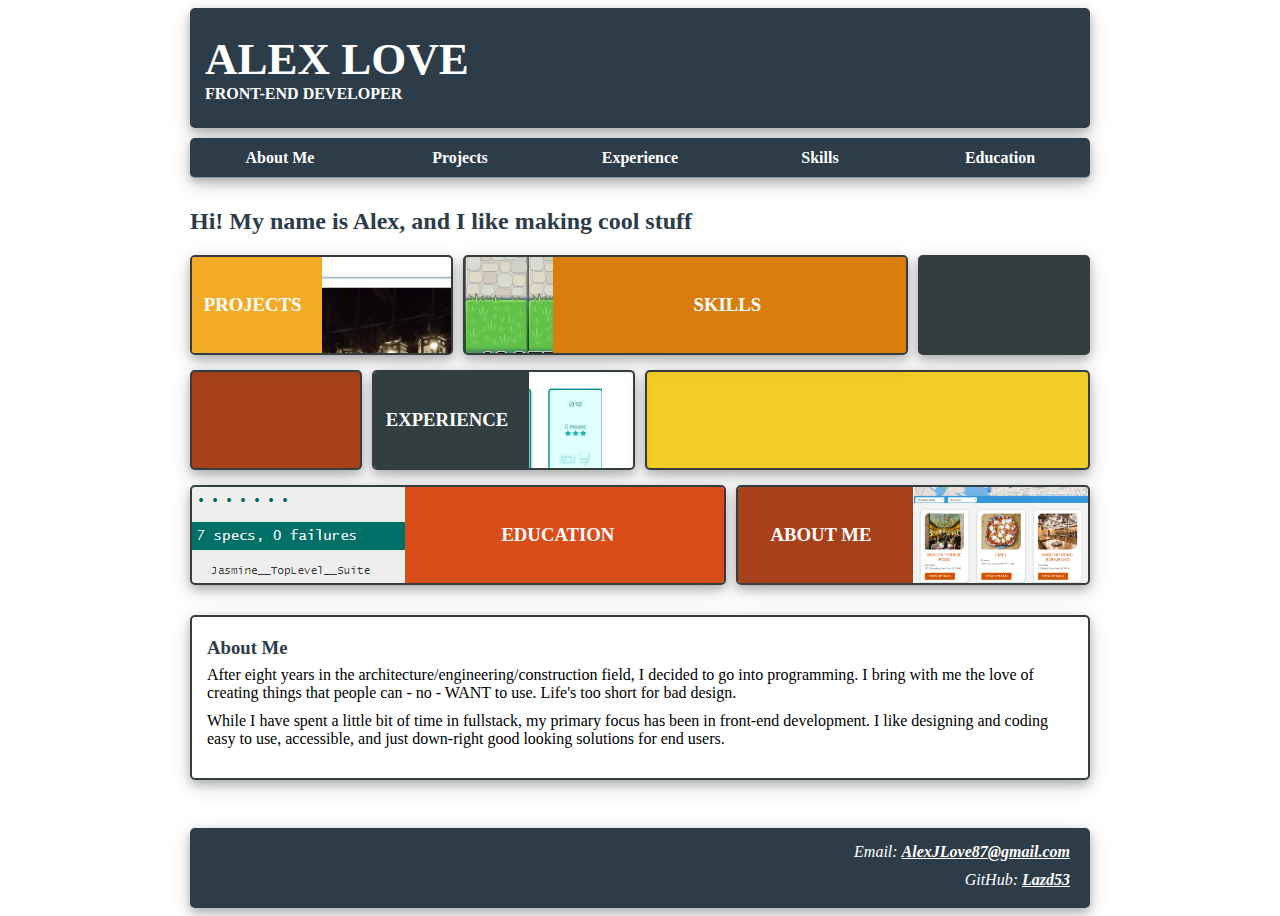
<file: index.html>
<!doctype html>
<html lang="en">
  <head>
    <meta charset="utf-8">
    <meta name="viewport" content="width=device-width, initial-scale=1">
    <title>Portfolio</title>
    <link rel="stylesheet" href="resources/main.css">
    <link href="https://fonts.googleapis.com/css?family=Montserrat:100" rel="stylesheet">
    <script src="resources/library.js">

    </script>
  </head>
  <body class="home">
    <header class="shadow">
      <!-- <div class="headerNameTitle" id="nameTitle"> -->
        <a><h1>ALEX LOVE</h1></a>
        <h4>FRONT-END DEVELOPER</h4>
      <!-- </div> -->
    </header>
    <nav class="shadow" id="navBar">
    </nav>
    <main>
      <h2>Hi! My name is Alex, and I like making cool stuff</h2>

      <section id="homeGrid">
        <a href="#" class="gridHov homeGridItem projects" id="projects" >
          <div class="field"></div>
          <h3 class="homeH3">PROJECTS</h3>
        </a>
        <a href="#" class="gridHov homeGridItem skills" id="skills">
          <div class="field"></div>
          <h3 class="homeH3">SKILLS</h3>
        </a>
        <div class="test filler1"> </div>
        <div class="test filler2"> </div>
        <a href="#" class="gridHov homeGridItem experience" id="experience">
          <div class="field"></div>
          <h3 class="homeH3">EXPERIENCE</h3>
        </a>
        <div class="test filler3"> </div>
        <a href="#" class="gridHov homeGridItem education" id="education">
          <div class="field"></div>
          <h3 class="homeH3">EDUCATION</h3>
        </a>
        <a href="#" class="gridHov homeGridItem aboutMe" id="aboutMe">
          <div class="field"></div>
          <h3 class="homeH3">ABOUT ME</h3>
        </a>
      </section>

      <section class="about-me shadow">
        <h3> About Me </h3>
        <p> After eight years in the architecture/engineering/construction field, I decided to go into programming.
          I bring with me the love of creating things that people can - no - WANT to use. Life's too short for bad design.
        </p>
        <p> While I have spent a little bit of time in fullstack, my primary focus has been in front-end development.
          I like designing and coding easy to use, accessible, and just down-right good looking solutions for end users.
        </p>


      </section>

    </main>
    <footer class="shadow">
      <address className="info">
        <p>Email: <a href="mailto:AlexJLove87@gmail.com">AlexJLove87@gmail.com</a></p>
        <p>GitHub: <a href="https://github.com/Lazd53">Lazd53</a></p>
      </address>
    </footer>

<!-- Color sidebar, will be hidden from screen below 650px width -->
    <!-- <section id=sidebar>
      <div class="color-group">
        <div class="colorBox bluebox"></div>
        <h3>#02b3e4</h3>
      </div>
      <div class="color-group">
        <div class="colorBox dgreybox"></div>
        <h3>#2d3c49</h3>
      </div>
      <div class="color-group">
        <div class="colorBox lgreybox"></div>
        <h3>#7d97ad</h3>
      </div>
    </section> -->
    <script src="resources/main.js"></script>
  </body>
</html>
</file>
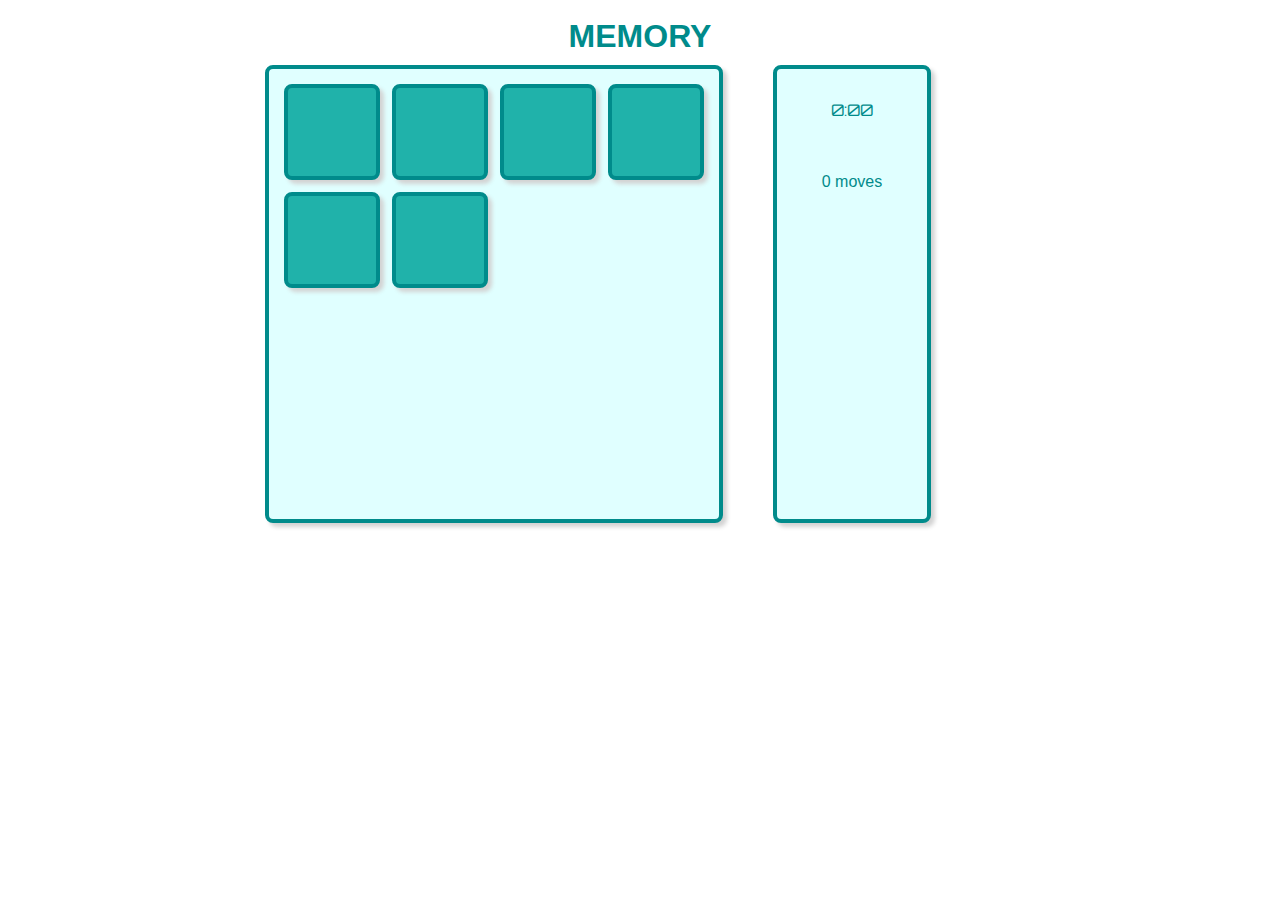
<file: projects/Memory/index.html>
<!doctype html>
<html lang="en">
  <head>
    <meta charset="utf-8"<
    <meta name="viewport" content="width=device-width, initial-scale=1">
    <title>Memory Game</title>
    <link rel="stylesheet" href="resources/main.css">
    <link rel="stylesheet" href="https://use.fontawesome.com/releases/v5.3.1/css/all.css"
      integrity="sha384-mzrmE5qonljUremFsqc01SB46JvROS7bZs3IO2EmfFsd15uHvIt+Y8vEf7N7fWAU"
      crossorigin="anonymous">
    <link href="https://fonts.googleapis.com/css?family=Orbitron" rel="stylesheet">
  </head>
  <body>
    <div class="flexColumn">
      <header>
        <h1> MEMORY </h1>
      </header>

      <div class="container">
        <div class="board" id="board">
          <div id="innerBoard" class="innerBoard">
          </div>
        </div>

        <div class="infoBar">
          <div class="innerScore">
            <div class="timeContainer">
              <p class="timerText"><span id="min">0</span>:<span id="sec">00</span></p>
            </div>

            <div class="moves">
              <div class="scoreContainer">
                <p class="noMoves"><span id="numMoves">5</span> moves</p>
                <div id="starcontainer">
                  <i id="star1" class="star fas fa-star icon"></i>
                  <i id="star2" class="star fas fa-star icon"></i>
                  <i id="star3" class="star fas fa-star icon"></i>
                </div>
              </div>
            </div>

            <div class="matchContainer">
              <i id="battery" class="matches fas fa-battery-quarter fa-2x deadstar"></i>
              <i id="brush" class="matches fas fa-brush fa-2x deadstar"></i>
              <i id="car" class="matches fas fa-car-crash fa-2x deadstar"></i>
              <i id="cube" class="matches fas fa-cube fa-2x deadstar"></i>
              <i id="feather" class="matches fas fa-feather-alt fa-2x deadstar"></i>
              <i id="ankh" class="matches fas fa-ankh fa-2x deadstar"></i>
              <i id="grad" class="matches fas fa-graduation-cap fa-2x deadstar"></i>
              <i id="compass" class="matches fas fa-drafting-compass fa-2x deadstar"></i>
            </div>
            <div id="reset" class="reset"><i class="fas fa-undo fa icon"></i></div>
          </div>
        </div>
      </div>
    </div>

    <div id="hideContainer" class="endOfGameContainer hide">
      <div class="endOfGame">
        <h2>Congratulations!</h2>
        <p> You won with <span id="finalScore">?</span> guesses!</p>
        <p class="timerText"><span id="finalTime">0</span></p>
        <div id="stars"></div>
        <div id="restart" class="restart"> Play again? </div>
      </div>

    <script src="resources/main.js"></script>
  </body>
</html>
</file>
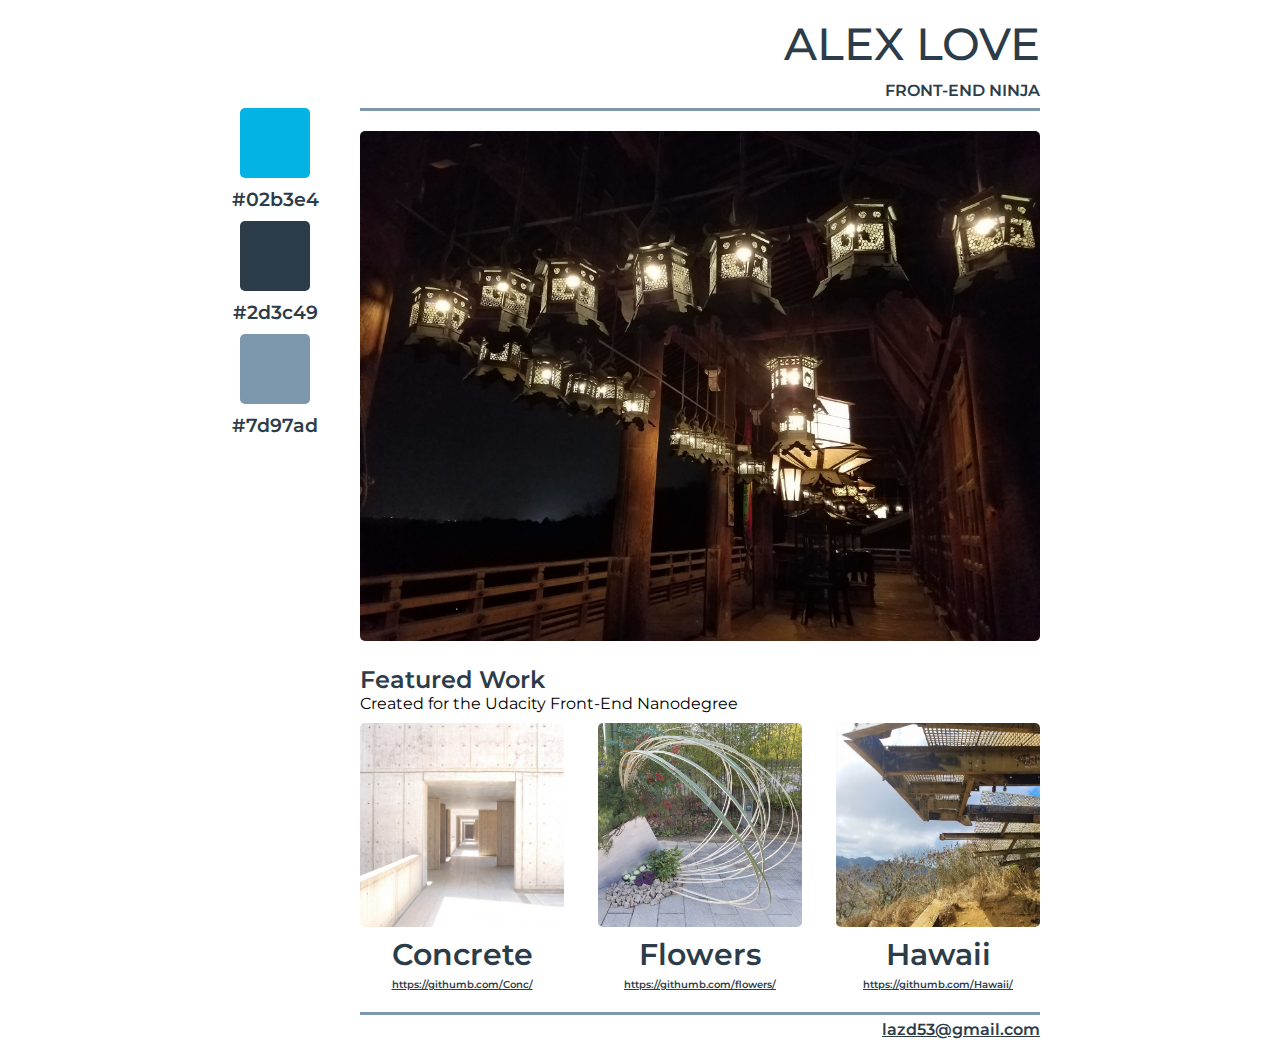
<file: projects/PortfolioSite/index.html>
<!doctype html>
<html lang="en">
  <head>
    <meta charset="utf-8">
    <meta name="viewport" content="width=device-width, initial-scale=1">
    <title>Portfolio</title>
    <link rel="stylesheet" href="resources/main.css">
    <link href="https://fonts.googleapis.com/css?family=Montserrat:100" rel="stylesheet">
    <link rel="stylesheet" href="https://use.fontawesome.com/releases/v5.3.1/css/all.css" integrity="sha384-mzrmE5qonljUremFsqc01SB46JvROS7bZs3IO2EmfFsd15uHvIt+Y8vEf7N7fWAU" crossorigin="anonymous">
  </head>
  <body>
<!-- Color menu 'button', will disappear when not useable. -->
    <div id="colorMenu"></div>
<!-- Main body of work - will always be visible -->
    <main>
      <header>
        <i class="fas fa-feather-alt fa-2x"></i>
        <div id="nameTitle">
          <h1>ALEX LOVE</h1>
          <h4>FRONT-END NINJA</h4>
        </div>
<!-- Name and title -->
      </header>
      <div class="mainFocal">
        <img src="images/Lanterns.jpg" alt="Temporary photo of Japanese Lanterns!">
      </div>
<!-- All featured work -->
      <section class="featuredWork">
        <h2 id="fWork">Featured Work</h2>
        <p>Created for the Udacity Front-End Nanodegree</p>
        <div class="workContainer">
          <div class="work" id="work1">
            <img src="images/concrete.jpg" alt="first project">
            <h2 class="workText">Concrete</h2>
            <a class="workLink" href="#">https://githumb.com/Conc/</a>
          </div>
          <div class="work" id="work2">
            <img src="images/Flowers.jpg" alt="temporary image of some flowers">
            <h2 class="workText">Flowers</h2>
            <a class="workLink" href="#">https://githumb.com/flowers/</a>
          </div>
          <div class="work" id="work3">
            <img src="images/Hawaii.jpg" alt="temporary image of a rusted structure in Hawaii">
            <h2 class="workText">Hawaii</h2>
            <a class="workLink" href="#">https://githumb.com/Hawaii/</a>
          </div>
        </div>
      </section>
      <footer>
        <a href="mailto:lazd53@gmail.com">lazd53@gmail.com</a>
      </footer>
    </main>

<!-- Color sidebar, will be hidden from screen below 650px width -->
    <section id=sidebar>
      <div class="color-group">
        <div class="colorBox bluebox"></div>
        <h3>#02b3e4</h3>
      </div>
      <div class="color-group">
        <div class="colorBox dgreybox"></div>
        <h3>#2d3c49</h3>
      </div>
      <div class="color-group">
        <div class="colorBox lgreybox"></div>
        <h3>#7d97ad</h3>
      </div>
    </section>
    <script src="resources/main.js">
    </script>
  </body>
</html>
</file>
<file: resources/main.css>
/* colors: #02b3e4, #2d3c49, #7d97ad,  */

/* VARIABLES--------------------------------------------------------- */
:root {
  --blue:#02b3e4;
  --dgrey: #2d3c49;
  --lgrey: #7d97ad;
  --ProjectLightOrange: #F2AB27;
  --ProjectOrange: #D97D0D;
  --ProjectYellow: #f2cd27;
  --ProjectDarkGrey: #323E40;
  --ProjectRed: #D94D1A ;
  --ProjectDarkRed: #A6411C ;
}
/* General Content--------------------------------------------------------- */
body {
  font-family: 'Verdana';
  box-sizing: border-box;
  height: 100vh;
  width: 100%;
  order: 1;
  margin-right: auto;
  margin-left: auto;
  display: grid;
  grid-template-rows: 120px 40px 1fr 80px;
  grid-template-columns: 900px;
  grid-template-areas: "header" "nav" "main" "footer";
  grid-row-gap: 10px;
}

/* clear button styling */
button{
  border-style: none;
  border-color: none;
  border-image: none;
  color: inherit;

}


h1, h2, h3, h4, a {
  color: var(--dgrey);
  font-weight: 600;
}

.shadow{
  box-shadow: 0 4px 8px 0 rgba(0, 0, 0, 0.2), 0 6px 20px 0 rgba(0, 0, 0, 0.19);
}

.flex-center{
  display: flex;
  align-items: center;
  flex-direction: column;
}

/* HEADER */
header {
  grid-area: header;
  display: flex;
  flex-direction: column;
  align-items: flex-start;
  padding-left: 15px;
  background-color: var(--dgrey);
  justify-content: center;
  border-radius: 5px;
}

header h1, header h4 {
  color: white;
  margin: 0;
}

/* END HEADER */


/* NAV BAR */

nav {
  grid-area: nav;
  display: grid;
  grid-template-columns: repeat(auto-fit, minmax(100px, 1fr));
  border-bottom: solid 1px var(--lgrey);
  justify-items: center;
  align-items: center;
  background-color: var(--dgrey);
  border-radius: 5px;
}

.navLink {
  text-decoration: none;
  color: white;
}

/* END NAV BAR */

main {
  grid-area: main;
}

main.skills {
}

/* START MODAL */
.modal {
  position: fixed;
  top: 5%;
  left: 12%;
  right: 12%;
  padding: 10px;
  min-height: 200px;
  border: 1px solid black;
  background-color: white;
  overflow: auto;
  opacity: 1;
  padding-bottom: 30px;
}

.modalBackdrop{
  background-color: var(--lgrey);
  opacity: 0.6;
  position: absolute;
  left: 0;
  right: 0;
  top: 0;
  bottom: 0;
}

.closeButton{
  position: absolute;
  display: flex;
  justify-content: center;
  align-items: center;
  right: 10px;
  top: 10px;
  width: 25px;
  height: 25px;
  background-color: var(--lgrey);
  border-radius: 50%;
  border: 1px solid var(--dgrey);
  color: white;
  transition: all .3s;
  cursor: pointer;
}
.closeButton:hover, .closeButton:focus {
  background-color: var(--blue);
  transform: scale(1.1);
}

.closeButton:focus{
  outline: none;
}

.closeButton:

.modal h2 {
  margin-top: 10px;
  text-align: center;
}

.projects .modal img{
  width: 400px;
  height: 400px;
  margin-left: 40px;
}

.modalProjectLinks{
  padding: 5px 10px;
  text-decoration: none;
  border: 1px solid var(--dgrey);
  border-radius: 5px;
  background-color: var(--lgrey);
  color: white;
}

.projectModalText, .modalProjectLinksContainer{
  margin-top: 20px;
}

.modalProjectLinks + .modalProjectLinks {
  margin-left: 10px;
}


/* END MODAL */

/* START HOME */

.home #homeGrid{
  display: grid;
  grid-template-columns: repeat(10, 1fr);
  grid-template-rows: repeat(3, 100px);
  grid-row-gap: 15px;
  grid-column-gap: 10px;
  margin-bottom: 30px;
}

.homeGridItem{
  display: flex;
  align-items: center;
  position: relative;
  margin: 0;
  outline: none;
}

#homeGrid a, #homeGrid > div{
  overflow: hidden;
  border: 2px solid var(--ProjectDarkGrey);
  border-radius: 5px;
  box-shadow: 0 4px 8px 0 rgba(0, 0, 0, 0.2), 0 6px 20px 0 rgba(0, 0, 0, 0.19);
}

.homeH3{
  color: white;
  position: absolute;
  top: 50%;
  margin-top: -11px;
  transition: all .5s;
}

.home .field{
  transition: width .5s;
  position: absolute;
  height: 100%;
}

.home .gridHov:hover .field, .home .gridHov:focus .field{
  width: 0;
}

.home .gridHov:hover .homeH3, .home .gridHov:focus .homeH3{
  left: 50%;
}

.home .projects{
  grid-column: 1/4;
  grid-row: 1;
  background: url(imgs/portfolioImg.png) no-repeat center;
  background-size: cover;
}

.home .projects .field{
  left: 0;
  width: 50%;
  background-color: var(--ProjectLightOrange);
}

.home .projects h3{
  left: 25%;
  margin-left: -53px;
}

.home .skills{
  position: relative;
  grid-column: 4/9;
  grid-row: 1;
  background: url(imgs/cootiesImg.png) no-repeat;
  background-position: 0 -59px;
  background-size: cover;
}

.home .skills .field{
  right: 0;
  width: 80%;
  background-color: var(--ProjectOrange);
}

.home .skills h3{
  left: 60%;
  margin-left: -36px;
  color: white;
}

.home .filler1{
  grid-column: 9/11;
  grid-row: 1;
  background-color: var(--ProjectDarkGrey);
}

.home .filler2{
  grid-column: 1/3;
  grid-row: 2;
  background-color: var(--ProjectDarkRed)
}

.home .experience{
  grid-column: 3/6;
  grid-row: 2;
  background: url(imgs/memoryImg.png) no-repeat;
  background-size: contain;
  background-position: left;
}

.home .experience .field{
  left: 0;
  width: 60%;
  background-color: var(--ProjectDarkGrey);
}

.home .experience h3{
  left: 30%;
  margin-left: -66px;
}

.home .experience:hover .homeH3, .home .experience:focus .homeH3{
  color: var(--ProjectDarkGrey);
}

.home .filler3{
  grid-column: 6/11;
  grid-row: 2;
  background-color: var(--ProjectYellow);
}
.home .education{
  grid-column: 1/7;
  grid-row: 3;
  background: url(imgs/jasmineImg.png) no-repeat;
  background-size: auto;
  background-position: 0 -128px;
}

.home .education .field{
  right: 0;
  width: 60%;
  background-color: var(--ProjectRed);
}

.home .education h3{
  left: 70%;
  margin-left: -63px;
}

.home .aboutMe{
  grid-column: 7/11;
  grid-row: 3;
  background: url(imgs/restaurantReviewImg.png) no-repeat;
  background-size: contain;
  background-position: right;
  transition: all .5s;
}

.home .aboutMe:focus, .home .aboutMe:hover {
  background-position: left;
}

.home .aboutMe .field{
  left: 0;
  width: 50%;
  background-color: var(--ProjectDarkRed);
}

.home .aboutMe h3{
  left: 25%;
  margin-left: -55px;
}

.home .aboutMe:hover .homeH3, .home .aboutMe:focus .homeH3{
  color: var(--ProjectDarkRed);
  left: 75%;
}

.about-me{
  border: 2px solid var(--ProjectDarkGrey);
  border-radius: 5px;
  padding: 20px 15px;
}

.about-me h3{
  margin-top: 0;
  margin-bottom: 7px;
}


/* END HOME */
/* START PROJECT */

.featuredWork h2{
  text-shadow: 0 4px 8px rgba(0, 0, 0, 0.2);
}

.workContainer {
  display: grid;
  grid-template-columns: repeat(auto-fill, minmax(200px, 1fr));
  grid-template-rows: 200px;
  grid-auto-flow: row;
  border-bottom: solid 1px var(--dgrey);
  grid-gap: 20px;
  padding-bottom: 25px;
  margin: 25px 0;
}

.workCard {
  height: 200px;
  position:relative;
  cursor:pointer;
  box-shadow: 0 4px 8px 0 rgba(0, 0, 0, 0.2), 0 6px 20px 0 rgba(0, 0, 0, 0.19);
  border-radius: 10px;
  overflow: hidden;
}

.workCard a {
  width: 100%;
  background-color: white;
}


.workCard h3 {
  width: 100%;
  margin: 0;
  position: absolute;
  bottom: 5px;
  text-align:center;
  padding-top: 10px;
  background-color: white;
}

.workText {
  vertical-align: top;
  font-size: 30px;
  margin: 5px;
  margin-bottom: 0px;
}

.workLink {
  font-size: 10px;
  text-overflow: ellipsis;
}

/* END PROJECT */

main.skills div{
  display: grid;
  grid-template-columns: repeat(auto-fill, minmax(400px, 1fr));
  justify-items: center;
}

.skills h3 {
  text-align: center;
}

.skills li {
  margin-bottom: 10px;
  justify-self: start;
}

ul {
  padding-left: 20px;
  margin-top: 5px;
}

.skillSection{
  max-width: 80%;
}

.experience section{
  margin-left: 10px;
}
.experience .company{
  margin-left: 10px;
}


/* EDUCATION */

.educationItem {
  display: grid;
  grid-template-columns: 1fr 60px;
  margin-bottom: 20px;
}

li.educationItem{
  margin-bottom: 0;
}

.educationItem h3 {
  margin: 0;
}

.eduItemSubInfo{
  font-style: italic;
}

.subDegrees{
  grid-row-start: 2;
  grid-column-start: 1;
  grid-column-end: 3;
}

/* END EDUCATION */


article {
  margin-bottom: 10px;
}

footer {
  grid-area: footer;
  text-align: right;
  padding: 15px 20px 15px 15px;
  background-color: var(--dgrey);
  border-radius: 5px;
  color: white;
}

footer a {
  color: inherit;
}

p {
  margin: 0px 0px 10px 0px;
}

h1 {
  font-size: 45px;
  font-weight: bold;
}

h2 {
  font-weight: bolder;
}

h4{
  margin: 5px 0;

}

img {
  max-width: 100%;
  border-radius: 5px;
}

li {
  list-style: none;
}

i {
  margin-left: 10px;
  color: var(--dgrey);
}

 /* BY RESPONSIVE---------------------------------------------------- */
/* To remove color sidebar from main display at 650px */
@media screen and (max-width:650px) {
  #sidebar {
    position: absolute;
    top: 0px;
    left: -120px;
    width: 120px;
    height: 100%;
    transition: 0.4s;
    background-color: #f9f9f9;
    margin-top: 0px;
    padding-top: 120px;
    border-right: 5px solid var(--lgrey);
  }

  #sidebar:hover {
    border-right: 7px solid var(--dgrey);
  }

  .work {
    width: 45%;
    text-align: center;
  }

main {
    width: 100%;
    margin-right: 10px;
    margin-left: 10px;
  }

  .open {
    transform: translate(120px,0px);
  }

}
@media screen and (max-width:550px) {
  .workText {
    font-size: 20px;
  }

  header {
    height: 80px;
  }

  h1 {
    font-size: 30px;
  }
}
/* To remove the color menu button when screen is large enough to support a sidebar */
@media screen and (min-width:651px) {
  /* #colorMenu {
    display: none;
  } */
}
@media screen and (min-width:900px) {
  body {
    width: 900px;
    margin-left: auto;
    margin-right: auto;
  }
}
</file>
<file: projects/Memory/resources/main.css>
/* Variables----------------- */
:root{
  --bgColor: lightcyan;
  --cdColor: lightseagreen;
  --bdColor: darkcyan;
}

/* BY TAG----------------- */

i {
  color: var(--cdColor);
  margin-top: auto;
  margin-bottom: auto;
  pointer-events: none;
}

h1, h2 {
  color: var(--bdColor);
  text-align: center;
  font-family: verdana, sans-serif;
}

h1 {
  margin: 10px 0px;
}

p {
  color: var(--bdColor);
  font-family: helvetica, sans-serif;
}
/* BY CLASS----------------- */
.flexColumn {
  display: flex;
  align-items: center;
  flex-direction: column;
}

.container {
  width: 350px;
  margin-bottom: 5px;
  display: flex;
  flex-direction: column;
}

.board {
  width: 350px;
  height: 350px;
  background-color: var(--bgColor);
  border-radius: 8px;
  border: 4px solid var(--bdColor);
  margin-bottom: 15px;
  box-shadow: 4px 4px 4px lightgrey;
}

.innerBoard {
  display: grid;
  height: calc(100% - 30px);
  grid-template-columns: 1fr 1fr 1fr 1fr;
  grid-template-rows: 1fr 1fr 1fr 1fr;
  grid-gap: 3%;
  margin: 15px;
}

.winCard {
  margin-top: 37px;
  height: 300px;
  width: 300px;
  background-color: var(--bgColor);
  border-radius: 8px;
  border: 4px solid var(--bdColor);
  padding: 15px;
  margin-left: auto;
  margin-right: auto;
  box-shadow: 4px 4px 4px lightgrey;
}

.card {
  border-radius: 8px;
  border: 4px solid var(--bdColor);
  background-color: var(--cdColor);
  text-align: center;
  vertical-align: middle;
  display: flex;
  justify-content: center;
  box-shadow: 4px 4px 4px lightgrey;
  cursor: pointer;
  transition-duration: .5s;
  color: var(--cdColor);
}

.card:hover {
  transform: scale(1.05);
}

.flipCard {
  animation-name: flip;
  animation-duration: 0.3s;
  animation-fill-mode: forwards;
  animation-iteration-count: 1;
  pointer-events: none;
}
@keyframes flip {
  50% {
    transform: scaleX(0);
    background-color: var(--cdColor);
    transform-origin: 30%;
  }
  100% {
    transform: scaleX(100%);
    /* transform: translateX(0px); */
    background-color: white;
  }
}

.snap {
  animation-name: snaps;
  animation-duration: 1s;
}

@keyframes snaps {
  95% {
    transform: scale(1.4);
    box-shadow: none;
  }
  100%{
    transform: scale(1.0);
  }
}

.match {
  background-color: white;
  opacity: .5;
  pointer-events: none;
}

      /* Game Information Bar */
.infoBar {
  width: 350px;
  height: 60px;
  border-radius: 8px;
  border: 4px solid var(--bdColor);
  background-color: var(--bgColor);
  display: flex;
  justify-content: flex-start;
  box-shadow: 4px 4px 4px lightgrey;
}

.innerScore {
  height: calc(100% - 30px);
  width: 100%;
  margin: 15px;
  display: flex;
}

.timeContainer {
  width: 20%;
  display: flex;
  justify-content: center;
  align-items: center;
}

.timerText {
  font-family: "Orbitron", sans-serif;
}

.moves {
  width: 60%;
  text-align: center;
  display: flex;
  justify-content: center;
}

.scoreContainer {
  height: 45px;
  align-self: center;
}

.noMoves {
  margin-bottom: 1px;
  margin-top: 2px;
}

.matchContainer {
  width: 75%;
  height: 150px;
  justify-content: center;
  text-align: center;
  grid-template-columns: 1fr 1fr;
  grid-template-rows: 1fr 1fr 1fr 1fr;
  grid-gap: 10%;
  display: none;
}

.showIcon {
  visibility: visible;
}

.matches {
  color: var(--bdColor);
}

.deadstar {
  color: var(--bgColor);
  text-shadow: 1px 1px 4px var(--cdColor);
}

.hide {
  display: none;
}

.reset {
  display: flex;
  justify-content: center;
  width: 20%;
  color: var(--bdColor);
}

.endOfGame {
  display: flex;
  flex-direction: column;
  align-items: center;
}

.endOfGameContainer {
  position: absolute;
  background-color: var(--bgColor);
  height: 500px;
  width: 300px;
  top: 50px;
  left: calc(50% - 150px);
  border-radius: 8px;
  border: 4px solid var(--bdColor);
  box-shadow: 4px 4px 4px rgba(211,211,211,.5);
}

.restart {
  color: var(--bdColor);
  border: 2px solid var(--bdColor);
  border-radius: 4px;
  padding: 5px;
  margin-top: 20px;
}


/* BY RESPONSIVE----------------- */

@media screen and (min-width:750px) {

  .board {
    width: 450px;
    height: 450px;
  }

  .container {
    width: 750px;
    display: flex;
    flex-direction: row;
  }

  .infoBar {
    width: 150px;
    height: 450px;
    margin-left: 50px;
  }

  .innerScore {
    display: flex;
    flex-direction: column;
    align-items: center;
    justify-content: space-between;
  }

  .timeContainer {
    width: 100%;
    height: 40px;
    display: flex;
    align-items: flex-start
  }

  .reset {
    margin-bottom: 15px;
    margin-top: 30px;
  }

  .matchContainer {
    display: grid;
  }
}
</file>
<file: projects/PortfolioSite/resources/main.css>
/* colors: #02b3e4, #2d3c49, #7d97ad,  */

/* VARIABLES--------------------------------------------------------- */
:root {
  --blue:#02b3e4;
  --dgrey: #2d3c49;
  --lgrey: #7d97ad;
}
/* BY TAG--------------------------------------------------------- */
body {
  display: flex;
  font-family: 'Montserrat';
  /* arial, sans-serif; */
}

main {
  width: 80%;
  order: 1;
  margin-right:50px;
}

header {
  border-bottom: 3px solid var(--lgrey);
  height: 100px;
  display: flex;
  justify-content: space-between;
  align-items: center;
  margin-bottom: 20px;
}

footer {
  border-top:3px solid var(--lgrey);
  text-align: right;
  padding-top: 5px;
}

h1, h2, h3, h4, a {
  color: var(--dgrey);
  font-weight: 600;
  margin: 10px 0px 10px 0px;
}

p {
  margin: 0px 0px 10px 0px;
}

h1 {
  font-size: 45px;
  font-weight: 500;
}

img {
  max-width: 100%;
  border-radius: 5px;
}

i {
  margin-left: 10px;
  color: var(--dgrey);
}
/* BY CLASS--------------------------------------------------------- */

.mainFocal {
  width: 100%;
  margin-bottom: 20px;
}

.color-group {
  text-align: center;
}

.colorBox {
  width: 70px;
  height: 70px;
  border-radius: 5px;
  margin-left: auto;
  margin-right: auto;
}

.bluebox {
  background-color: var(--blue);
}

.dgreybox {
  background-color: var(--dgrey);
}

.lgreybox {
  background-color: var(--lgrey);
}

.workContainer {
  display: flex;
  justify-content: space-between;
  flex-wrap: wrap;
}

.work {
  width: 30%;
  text-align: center;
  margin-bottom: 20px;
}

.workText {
  vertical-align: top;
  font-size: 30px;
  margin: 5px;
  margin-bottom: 0px;
}

.workLink {
  font-size: 10px;
  text-overflow: ellipsis;
}


/* BY ID--------------------------------------------------------- */
#sidebar {
  width: 20%;
  margin-top: 100px;
}

#sidebar:hover {
  border
}

#fWork {
  margin-bottom: 0px;
}

#nameTitle {
  text-align: right;
}

 /* BY RESPONSIVE---------------------------------------------------- */
/* To remove color sidebar from main display at 650px */
@media screen and (max-width:650px) {
  #sidebar {
    position: absolute;
    top: 0px;
    left: -120px;
    width: 120px;
    height: 100%;
    transition: 0.4s;
    background-color: #f9f9f9;
    margin-top: 0px;
    padding-top: 120px;
    border-right: 5px solid var(--lgrey);
  }

  #sidebar:hover {
    border-right: 7px solid var(--dgrey);
  }

  .work {
    width: 45%;
    text-align: center;
  }

main {
    width: 100%;
    margin-right: 10px;
    margin-left: 10px;
  }

  .open {
    transform: translate(120px,0px);
  }

}
@media screen and (max-width:550px) {
  .workText {
    font-size: 20px;
  }

  header {
    height: 80px;
  }

  h1 {
    font-size: 30px;
  }
}
/* To remove the color menu button when screen is large enough to support a sidebar */
@media screen and (min-width:651px) {
  /* #colorMenu {
    display: none;
  } */
}
@media screen and (min-width:900px) {
  body {
    width: 900px;
    margin-left: auto;
    margin-right: auto;
  }
}
</file>
